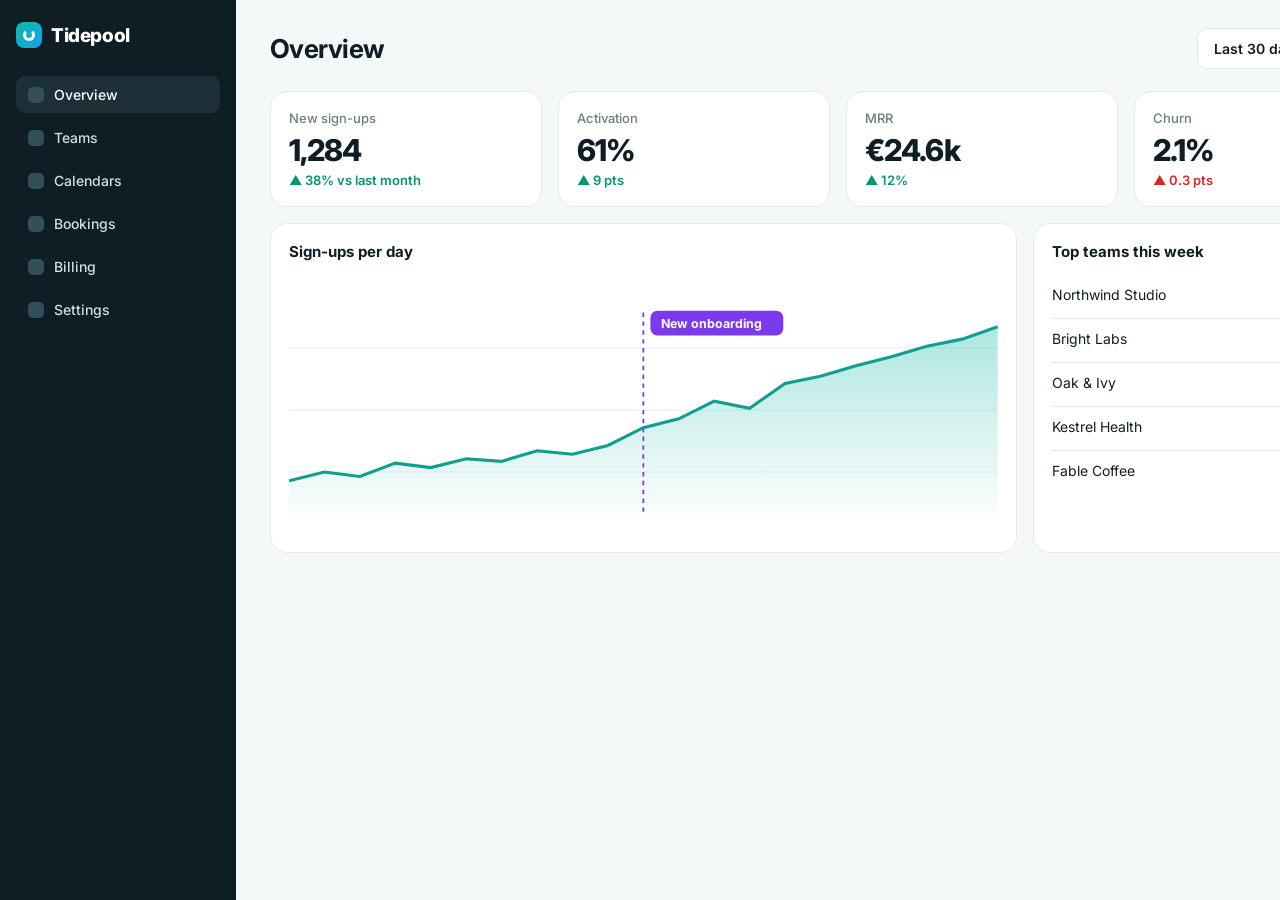
<file: demo/screens.html>
<!doctype html>
<html><head><meta charset="utf-8"><meta name="viewport" content="width=device-width,initial-scale=1">
<link href="https://fonts.googleapis.com/css2?family=Inter:wght@400;500;600;700;800&display=swap" rel="stylesheet">
<style>
*{box-sizing:border-box}body{margin:0;font-family:Inter,system-ui,sans-serif;color:#0f1d24;background:#f5f8f9;-webkit-font-smoothing:antialiased}
.s{display:none}.s.on{display:block}
:root{--t:#0e9f8f;--t2:#0b7d71;--ink:#0f1d24;--mut:#6b7c84;--line:#e3eaec;--card:#fff;--warn:#f59e0b;--red:#ef4444;--vio:#7c3aed}
.logo{display:flex;align-items:center;gap:9px;font-weight:800;font-size:19px;letter-spacing:-.02em}.logo i{width:26px;height:26px;border-radius:8px;background:linear-gradient(135deg,#14b8a6,#0ea5e9);display:block;position:relative}.logo i:after{content:"";position:absolute;inset:7px;border-radius:50%;border:3px solid #fff;border-top-color:transparent}
.btn{display:inline-flex;align-items:center;justify-content:center;border-radius:10px;padding:11px 16px;font-weight:600;background:var(--t);color:#fff;font-size:14px}.btn.ghost{background:#fff;color:var(--ink);border:1px solid var(--line)}
.card{background:var(--card);border:1px solid var(--line);border-radius:16px;padding:18px}
/* desktop dashboard */
#dash{width:1440px;height:900px;display:none}#dash.on{display:flex}
.side{width:236px;background:#0f1d24;color:#cfe0e4;padding:22px 16px;display:flex;flex-direction:column;gap:6px}.side .logo{color:#fff;margin-bottom:22px}
.side a{display:flex;gap:10px;align-items:center;padding:10px 12px;border-radius:9px;font-size:14px;font-weight:500}.side a.on{background:#1d3038;color:#fff}.side a b{width:16px;height:16px;border-radius:5px;background:#33505a}
.main{flex:1;padding:28px 34px;overflow:hidden}.top{display:flex;justify-content:space-between;align-items:center;margin-bottom:22px}.top h1{margin:0;font-size:26px;letter-spacing:-.02em}
.kpis{display:grid;grid-template-columns:repeat(4,1fr);gap:16px;margin-bottom:16px}.kpi .l{font-size:13px;color:var(--mut);font-weight:500}.kpi .v{font-size:30px;font-weight:800;letter-spacing:-.03em;margin:6px 0 4px}.up{color:#059669;font-size:13px;font-weight:600}
.grid2{display:grid;grid-template-columns:2fr 1fr;gap:16px}.chart{height:330px;position:relative}.chart h3,.list h3{margin:0 0 14px;font-size:15px}
.list .r{display:flex;justify-content:space-between;padding:11px 0;border-bottom:1px solid var(--line);font-size:14px}.list .r:last-child{border:0}.pill{font-size:12px;padding:3px 8px;border-radius:99px;background:#e6f7f5;color:var(--t2);font-weight:600}
/* phone */
.phone{width:390px;min-height:844px;background:#fff}
.ph-top{padding:18px 20px 10px;display:flex;justify-content:space-between;align-items:center}
.hero{padding:26px 24px 10px}.hero h1{font-size:38px;line-height:1.03;letter-spacing:-.04em;margin:14px 0 12px}.hero p{color:var(--mut);font-size:16px;line-height:1.5;margin:0 0 22px}
.badge{display:inline-block;font-size:12.5px;font-weight:600;padding:6px 11px;border-radius:99px;background:#e6f7f5;color:var(--t2)}
.mock{margin:22px 20px;border-radius:22px;background:linear-gradient(160deg,#0f1d24,#163640);padding:18px;color:#fff}
.ev{border-radius:12px;padding:10px 12px;margin:8px 0;font-size:13.5px;font-weight:600}.ev small{display:block;font-weight:500;opacity:.75;margin-top:2px}
.feat{padding:8px 24px}.feat h2{font-size:24px;letter-spacing:-.03em;margin:26px 0 8px}.feat p{color:var(--mut);line-height:1.55;margin:0 0 10px}
.quote{margin:20px;border-radius:18px;background:#f5f8f9;padding:20px;font-size:15.5px;line-height:1.5}.quote b{display:block;margin-top:10px;font-size:13px}
.price{margin:12px 20px;border-radius:18px;border:2px solid var(--t);padding:20px}.price .v{font-size:40px;font-weight:800;letter-spacing:-.04em}
/* dark mode bug */
#bug{background:#0b1418;color:#e6eef0;min-height:844px;position:relative}
#bug .sheet{position:absolute;left:0;right:0;bottom:0;background:#14232a;border-radius:22px 22px 0 0;padding:20px;height:520px}
#bug label{display:block;font-size:13px;color:#8aa3ab;margin:14px 0 6px}#bug .in{border-radius:10px;background:#0b1418;border:1px solid #29404a;padding:12px;font-size:15px}
#bug .kb{position:absolute;left:0;right:0;bottom:0;height:290px;background:#2b2f33;display:grid;grid-template-columns:repeat(10,1fr);gap:6px;padding:10px 6px}
#bug .kb i{background:#4a5056;border-radius:6px;height:42px}
#bug .save{position:absolute;right:20px;bottom:262px;background:var(--t);color:#fff;border-radius:10px;padding:12px 22px;font-weight:700;opacity:.9}
#bug .ring{position:absolute;right:6px;bottom:246px;width:150px;height:78px;border:4px solid #ff3b5c;border-radius:50%;transform:rotate(-6deg)}
#bug .note{position:absolute;right:30px;bottom:330px;background:#ff3b5c;color:#fff;font:700 15px 'Comic Sans MS','Chalkboard SE',cursive;padding:6px 10px;border-radius:8px;transform:rotate(-4deg)}
/* checkout */
#checkout{width:1280px;height:800px;background:#f5f8f9;padding:40px 70px}#checkout.on{display:block}
.plans{display:grid;grid-template-columns:repeat(3,1fr);gap:20px;margin-top:30px}.plan{background:#fff;border:1px solid var(--line);border-radius:20px;padding:26px}.plan.hot{border:2px solid var(--t);box-shadow:0 20px 50px rgba(14,159,143,.15)}
.plan h3{margin:0;font-size:18px}.plan .v{font-size:44px;font-weight:800;letter-spacing:-.04em;margin:14px 0 2px}.plan ul{padding:0;list-style:none;margin:18px 0;color:var(--mut);font-size:14px;line-height:2}
.tog{display:inline-flex;background:#fff;border:1px solid var(--line);border-radius:99px;padding:4px;margin-top:16px}.tog span{padding:8px 16px;border-radius:99px;font-size:14px;font-weight:600}.tog span.on{background:var(--ink);color:#fff}
/* settings */
.set .row{display:flex;justify-content:space-between;align-items:center;padding:16px 20px;border-bottom:1px solid var(--line);font-size:15px}.sw{width:46px;height:28px;border-radius:99px;background:var(--t);position:relative}.sw:after{content:"";position:absolute;right:3px;top:3px;width:22px;height:22px;border-radius:50%;background:#fff}.sw.off{background:#d5dfe2}.sw.off:after{right:auto;left:3px}
.set h4{margin:22px 20px 6px;font-size:12px;letter-spacing:.08em;text-transform:uppercase;color:var(--mut)}
.cal{display:flex;gap:12px;align-items:center}.cal b{width:34px;height:34px;border-radius:9px;display:grid;place-items:center;color:#fff;font-size:14px}
/* email */
#email{width:600px;min-height:900px;background:#eef3f4;padding:30px}.mail{background:#fff;border-radius:18px;overflow:hidden}.mail .bn{height:200px;background:linear-gradient(135deg,#14b8a6,#0ea5e9);display:grid;place-items:center;color:#fff;font-size:34px;font-weight:800;letter-spacing:-.03em;text-align:center;line-height:1.1}
.mail .bd{padding:30px;font-size:16px;line-height:1.6;color:#33454c}.mail h2{color:var(--ink);font-size:24px;letter-spacing:-.02em;margin:0 0 12px}
.hl{background:#fff4c2;border-radius:4px;padding:0 3px}

/* new screens */
.flag{display:inline-block;font-size:12px;font-weight:700;padding:3px 8px;border-radius:6px}
#tz .conf{margin:20px;border:1px solid var(--line);border-radius:18px;overflow:hidden}
#tz .conf .hd{background:#e6f7f5;padding:18px 20px}#tz .conf .hd b{font-size:20px;letter-spacing:-.02em}
#tz .row2{display:flex;justify-content:space-between;padding:14px 20px;border-top:1px solid var(--line);font-size:15px}
#tz .bad{color:var(--red);font-weight:800}#tz .ring2{position:absolute;border:4px solid #ff3b5c;border-radius:50%}
#tz .note2{position:absolute;background:#ff3b5c;color:#fff;font:700 15px 'Comic Sans MS','Chalkboard SE',cursive;padding:6px 10px;border-radius:8px;transform:rotate(-3deg)}
#churn{width:1280px;height:520px;padding:36px 48px;background:#f5f8f9}#churn.on{display:block}
#churn .cols{display:grid;grid-template-columns:1.1fr 1fr;gap:22px;margin-top:22px}
.q{background:#fff;border:1px solid var(--line);border-radius:14px;padding:14px 16px;margin-bottom:12px;font-size:14.5px;line-height:1.5}.q b{display:block;font-size:12.5px;color:var(--mut);margin-top:6px}
.hb{display:flex;align-items:center;gap:12px;margin:14px 0;font-size:14px;font-weight:600}.hb i{display:block;height:30px;border-radius:8px;background:var(--t)}.hb span{width:150px}
#ci,#cipass{width:1280px;height:600px;padding:30px 40px;background:#fff}#ci.on,#cipass.on{display:block}
.run{display:flex;align-items:center;gap:14px;padding:14px 4px;border-bottom:1px solid var(--line);font-size:14.5px}
.run .st{width:22px;height:22px;border-radius:50%;display:grid;place-items:center;color:#fff;font-size:13px;font-weight:800}.st.f{background:#dc2626}.st.p{background:#16a34a}
.run small{color:var(--mut);margin-left:auto}.run code{font-size:13px;background:#f1f5f6;padding:2px 6px;border-radius:5px}
#fixed{background:#0b1418;color:#e6eef0;min-height:844px;position:relative}
#fixed .sheet{position:absolute;left:0;right:0;bottom:290px;background:#14232a;border-radius:22px 22px 0 0;padding:20px;height:300px}
#fixed label{display:block;font-size:13px;color:#8aa3ab;margin:12px 0 6px}#fixed .in{border-radius:10px;background:#0b1418;border:1px solid #29404a;padding:12px;font-size:15px}
#fixed .bar2{position:absolute;left:0;right:0;bottom:290px;padding:10px 16px;background:#14232a;border-top:1px solid #29404a;display:flex;justify-content:flex-end}
#fixed .save{background:var(--t);color:#fff;border-radius:10px;padding:12px 22px;font-weight:700}
#fixed .kb{position:absolute;left:0;right:0;bottom:0;height:290px;background:#2b2f33;display:grid;grid-template-columns:repeat(10,1fr);gap:6px;padding:10px 6px}#fixed .kb i{background:#4a5056;border-radius:6px;height:42px}
#fixed .ok{position:absolute;right:24px;bottom:356px;background:#16a34a;color:#fff;font:700 15px 'Comic Sans MS','Chalkboard SE',cursive;padding:6px 10px;border-radius:8px;transform:rotate(-3deg)}
/* motion for recorded clips (?play=1) */
.play #bug .kb{animation:kbup .7s 1s cubic-bezier(.2,.9,.3,1) both}.play #bug .ring,.play #bug .note{animation:fadein .4s 2.2s both}
.play #fixed .kb{animation:kbup .7s 1s cubic-bezier(.2,.9,.3,1) both}.play #fixed .bar2,.play #fixed .sheet{animation:liftup .7s 1s cubic-bezier(.2,.9,.3,1) both}.play #fixed .ok{animation:fadein .4s 2.2s both}
@keyframes kbup{from{transform:translateY(100%)}}@keyframes liftup{from{transform:translateY(290px)}}@keyframes fadein{from{opacity:0;transform:scale(.6) rotate(-3deg)}}
.play #dash .kpi{animation:fadein2 .5s both}.play #dash .kpi:nth-child(2){animation-delay:.15s}.play #dash .kpi:nth-child(3){animation-delay:.3s}.play #dash .kpi:nth-child(4){animation-delay:.45s}
.play #dash path[stroke]{stroke-dasharray:1200;animation:draw 2.4s .6s ease-out both}.play #dash path[fill^=url]{animation:fadein2 1s 2s both}
@keyframes draw{from{stroke-dashoffset:1200}}@keyframes fadein2{from{opacity:0;transform:translateY(10px)}}
.play #churn .hb i{animation:grow .8s cubic-bezier(.2,.9,.3,1) both;transform-origin:left}.play #churn .hb:nth-child(3) i{animation-delay:.2s}.play #churn .hb:nth-child(4) i{animation-delay:.4s}.play #churn .hb:nth-child(5) i{animation-delay:.6s}
.play #churn .q{animation:fadein2 .5s both}.play #churn .q:nth-child(2){animation-delay:1s}.play #churn .q:nth-child(3){animation-delay:1.6s}.play #churn .q:nth-child(4){animation-delay:2.2s}
@keyframes grow{from{transform:scaleX(0)}}
.play #ci .run{animation:fadein2 .4s both}.play #ci .run:nth-child(3){animation-delay:.5s}.play #ci .run:nth-child(4){animation-delay:1s}.play #ci .run:nth-child(5){animation-delay:1.5s}.play #ci .run:nth-child(6){animation-delay:2s}.play #ci .run:nth-child(7){animation-delay:2.5s}
</style></head><body>

<section class="s" id="dash">
  <nav class="side"><div class="logo"><i></i>Tidepool</div>
    <a class="on"><b></b>Overview</a><a><b></b>Teams</a><a><b></b>Calendars</a><a><b></b>Bookings</a><a><b></b>Billing</a><a><b></b>Settings</a></nav>
  <div class="main">
    <div class="top"><h1>Overview</h1><div style="display:flex;gap:10px"><span class="btn ghost">Last 30 days</span><span class="btn">Export</span></div></div>
    <div class="kpis">
      <div class="card kpi"><div class="l">New sign-ups</div><div class="v">1,284</div><div class="up">▲ 38% vs last month</div></div>
      <div class="card kpi"><div class="l">Activation</div><div class="v">61%</div><div class="up">▲ 9 pts</div></div>
      <div class="card kpi"><div class="l">MRR</div><div class="v">€24.6k</div><div class="up">▲ 12%</div></div>
      <div class="card kpi"><div class="l">Churn</div><div class="v">2.1%</div><div class="up" style="color:#dc2626">▲ 0.3 pts</div></div>
    </div>
    <div class="grid2">
      <div class="card chart"><h3>Sign-ups per day</h3>
        <svg viewBox="0 0 800 260" width="100%" height="270"><defs><linearGradient id="g" x1="0" x2="0" y1="0" y2="1"><stop offset="0" stop-color="#14b8a6" stop-opacity=".35"/><stop offset="1" stop-color="#14b8a6" stop-opacity="0"/></linearGradient></defs>
        <g stroke="#e3eaec"><line x1="0" x2="800" y1="60" y2="60"/><line x1="0" x2="800" y1="130" y2="130"/><line x1="0" x2="800" y1="200" y2="200"/></g>
        <path d="M0 210 L40 200 L80 205 L120 190 L160 195 L200 185 L240 188 L280 176 L320 180 L360 170 L400 150 L440 140 L480 120 L520 128 L560 100 L600 92 L640 80 L680 70 L720 58 L760 50 L800 36 L800 260 L0 260Z" fill="url(#g)"/>
        <path d="M0 210 L40 200 L80 205 L120 190 L160 195 L200 185 L240 188 L280 176 L320 180 L360 170 L400 150 L440 140 L480 120 L520 128 L560 100 L600 92 L640 80 L680 70 L720 58 L760 50 L800 36" fill="none" stroke="#0e9f8f" stroke-width="3.5"/>
        <line x1="400" x2="400" y1="20" y2="250" stroke="#7c3aed" stroke-dasharray="5 5" stroke-width="2"/><rect x="408" y="18" width="150" height="28" rx="8" fill="#7c3aed"/><text x="420" y="37" fill="#fff" font-size="14" font-weight="700" font-family="Inter">New onboarding</text></svg></div>
      <div class="card list"><h3>Top teams this week</h3>
        <div class="r">Northwind Studio <span class="pill">+42 seats</span></div><div class="r">Bright Labs <span class="pill">+18 seats</span></div><div class="r">Oak &amp; Ivy <span class="pill">+11 seats</span></div><div class="r">Kestrel Health <span class="pill">+9 seats</span></div><div class="r">Fable Coffee <span class="pill">+6 seats</span></div></div>
    </div>
  </div>
</section>

<section class="s phone" id="landing">
  <div class="ph-top"><div class="logo"><i></i>Tidepool</div><span class="btn" style="padding:9px 14px">Try free</span></div>
  <div class="hero"><span class="badge">✨ New: two-way Google sync</span><h1>Your team's week, finally in one calm place.</h1><p>Tidepool finds the time that works for everyone, protects focus blocks and books meetings without the back-and-forth.</p><span class="btn" style="width:100%;padding:16px;font-size:16px">Start free — no card</span></div>
  <div class="mock"><div style="font-size:13px;opacity:.7;margin-bottom:6px">Thursday · 14 Nov</div>
    <div class="ev" style="background:#14b8a6">Design review<small>10:00 – 10:45 · 6 people</small></div>
    <div class="ev" style="background:#7c3aed">Focus block 🎧<small>11:00 – 13:00 · protected</small></div>
    <div class="ev" style="background:#0ea5e9">Lunch with Maya<small>13:15 – 14:00</small></div>
    <div class="ev" style="background:#f59e0b;color:#1f1300">Customer call — Northwind<small>15:30 – 16:00 · booked via link</small></div></div>
  <div class="feat"><h2>Finds the slot in seconds</h2><p>Drop a link in any chat. Tidepool reads everyone's calendars and offers only the times that actually work.</p>
    <h2>Guards your focus</h2><p>Mark deep-work hours once. Meetings flow around them, automatically.</p></div>
  <div class="quote">“We cut scheduling emails to zero in the first week. It just quietly works.”<b>Lena Park · Ops lead, Northwind Studio</b></div>
  <div class="price"><div style="font-weight:700">Team</div><div class="v">€8<span style="font-size:16px;color:var(--mut);font-weight:500"> /seat/month</span></div><p style="color:var(--mut);margin:6px 0 16px">Unlimited booking links, Google + Outlook sync, focus guard.</p><span class="btn" style="width:100%">Start 14-day trial</span></div>
  <div style="padding:30px 24px;color:var(--mut);font-size:13px">© Tidepool · Privacy · Terms</div>
</section>

<section class="s phone" id="bug">
  <div class="ph-top" style="color:#fff"><span style="font-size:22px">‹</span><b>New booking link</b><span></span></div>
  <div style="padding:10px 20px;color:#8aa3ab;font-size:14px">Dark mode · iPhone 15</div>
  <div class="sheet"><b style="font-size:18px">Link details</b>
    <label>Name</label><div class="in">Intro call — 30 min</div>
    <label>Who can book</label><div class="in">Anyone with the link</div>
    <label>Buffer between meetings</label><div class="in">10 minutes|</div>
  </div>
  <span class="save">Save</span><div class="kb"></div><div class="ring"></div><div class="note">hidden behind keyboard!</div>
</section>

<section class="s" id="checkout">
  <div class="logo"><i></i>Tidepool</div>
  <h1 style="font-size:40px;letter-spacing:-.04em;margin:26px 0 0">Pick the plan for your team</h1>
  <div class="tog"><span>Monthly</span><span class="on">Yearly · 2 months free</span></div>
  <div class="plans">
    <div class="plan"><h3>Solo</h3><div class="v">€0</div><div style="color:var(--mut)">forever</div><ul><li>1 calendar</li><li>3 booking links</li><li>Email support</li></ul><span class="btn ghost" style="width:100%">Current plan</span></div>
    <div class="plan hot"><h3>Team <span class="pill" style="margin-left:6px">Most popular</span></h3><div class="v">€80</div><div style="color:var(--mut)">per seat / year</div><ul><li>Unlimited booking links</li><li>Google + Outlook two-way sync</li><li>Focus guard</li><li>Round-robin scheduling</li></ul><span class="btn" style="width:100%">Upgrade</span></div>
    <div class="plan"><h3>Business</h3><div class="v">€160</div><div style="color:var(--mut)">per seat / year</div><ul><li>Everything in Team</li><li>SSO + SCIM</li><li>Audit log</li><li>Priority support</li></ul><span class="btn ghost" style="width:100%">Talk to us</span></div>
  </div>
</section>

<section class="s phone set" id="settings">
  <div class="ph-top"><span style="font-size:22px">‹</span><b>Calendar sync</b><span style="color:var(--t);font-weight:600">Done</span></div>
  <h4>Connected</h4>
  <div class="row"><div class="cal"><b style="background:#ea4335">G</b><div>Google Calendar<div style="font-size:13px;color:var(--mut)">lena@northwind.studio</div></div></div><div class="sw"></div></div>
  <div class="row"><div class="cal"><b style="background:#0078d4">O</b><div>Outlook<div style="font-size:13px;color:var(--mut)">Not connected</div></div></div><span style="color:var(--t);font-weight:600">Connect</span></div>
  <h4>Two-way sync <span class="pill" style="text-transform:none;letter-spacing:0">New</span></h4>
  <div class="row">Write Tidepool bookings to Google<div class="sw"></div></div>
  <div class="row">Show Google events as busy<div class="sw"></div></div>
  <div class="row">Copy event descriptions<div class="sw off"></div></div>
  <h4>Sync status</h4>
  <div class="row">Last synced<span style="color:var(--mut)">12 seconds ago</span></div>
  <div class="row">Events in sync<span style="color:#059669;font-weight:700">1,942 ✓</span></div>
  <div style="padding:22px 20px"><span class="btn ghost" style="width:100%;color:#dc2626">Disconnect Google</span></div>
</section>

<section class="s" id="email"><div class="mail"><div class="bn">Your calendar just<br>got a lot calmer 🌊</div>
  <div class="bd"><h2>Hi {{first_name}},</h2>
  <p>Tidepool now syncs <b>both ways</b> with Google Calendar. Book a meeting in Tidepool and it lands in Google instantly — and the other way round.</p>
  <p>Teams who switched on two-way sync during the beta <span class="hl">cut double-bookings by 94%</span>.</p>
  <p style="margin:26px 0"><span class="btn" style="padding:14px 22px;font-size:16px">Turn on two-way sync →</span></p>
  <p style="font-size:14px;color:#8a9aa0">Sent to 4,812 people on Friday 28 Nov, 9:00 CET · Unsubscribe</p></div></div></section>


<section class="s phone" id="tz">
  <div class="ph-top"><span style="font-size:22px">‹</span><b>Booking confirmed</b><span></span></div>
  <div class="conf"><div class="hd"><span class="flag" style="background:#0e9f8f;color:#fff">Confirmed</span><br><b>Quarterly review · Northwind</b><div style="color:var(--mut);margin-top:4px">Booked by Lena Park</div></div>
    <div class="row2">Lena (Lisbon)<b>Thu 14:00</b></div>
    <div class="row2">Jonas (Berlin)<span class="bad">Thu 16:00</span></div>
    <div class="row2">Should be (Berlin)<b style="color:#16a34a">Thu 15:00</b></div>
    <div class="row2">Duration<b>45 min</b></div></div>
  <div style="margin:0 20px;padding:14px 16px;border-radius:14px;background:#fff4e5;color:#92400e;font-size:14px;line-height:1.5"><b>2 customer reports</b> since clocks changed on 26 Oct. Lisbon is UTC+0, Berlin UTC+1.</div>
  <div class="ring2" style="left:236px;top:226px;width:130px;height:58px;transform:rotate(-5deg)"></div>
  <div class="note2" style="left:236px;top:142px">1 hour off!</div>
</section>

<section class="s" id="churn">
  <div class="logo"><i></i>Tidepool</div>
  <h1 style="font-size:32px;letter-spacing:-.03em;margin:22px 0 0">Churn interviews · November <span class="pill" style="font-size:14px;vertical-align:middle">9 teams</span></h1>
  <div class="cols">
    <div><div class="q">“We live in Outlook. Without two-way sync we were double-booked twice a week.”<b>Ops lead · Oak &amp; Ivy</b></div>
      <div class="q">“Half our team works two days a week. Paying a full seat for them felt wrong.”<b>Founder · Bright Labs</b></div>
      <div class="q">“Sales needed round-robin. We moved everyone to one tool that had it.”<b>Head of Sales · Kestrel Health</b></div></div>
    <div class="card"><h3 style="margin:0 0 6px;font-size:16px">Why they left</h3>
      <div class="hb"><span>No Outlook sync</span><i style="width:250px"></i>5</div>
      <div class="hb"><span>Price for part-timers</span><i style="width:150px;background:#f59e0b"></i>3</div>
      <div class="hb"><span>No round-robin</span><i style="width:100px;background:#7c3aed"></i>2</div>
      <div class="hb"><span>Other</span><i style="width:50px;background:#94a3b8"></i>1</div></div>
  </div>
</section>

<section class="s" id="ci">
  <div style="display:flex;align-items:center;gap:12px"><div class="logo"><i></i>tidepool/app</div><span class="flag" style="background:#fee2e2;color:#b91c1c">main is failing</span></div>
  <h2 style="margin:22px 0 8px;font-size:22px">CI · last runs on main</h2>
  <div class="run"><span class="st f">✕</span><b>e2e</b> <code>checkout.spec.ts</code> timed out after 30 s<small>12 min ago</small></div>
  <div class="run"><span class="st p">✓</span><b>e2e</b> retry passed<small>14 min ago</small></div>
  <div class="run"><span class="st f">✕</span><b>e2e</b> <code>checkout.spec.ts</code> timed out after 30 s<small>41 min ago</small></div>
  <div class="run"><span class="st p">✓</span><b>unit</b> 214 passed<small>41 min ago</small></div>
  <div class="run"><span class="st f">✕</span><b>e2e</b> <code>checkout.spec.ts</code> waiting for “Payment succeeded”<small>1 h ago</small></div>
  <div class="run"><span class="st p">✓</span><b>lint</b> clean<small>1 h ago</small></div>
  <div style="margin-top:22px;padding:14px 16px;border-radius:12px;background:#f5f8f9;font-size:14.5px"><b>4 pull requests</b> are blocked: #418 pricing, #412 two-way sync, #419 i18n, #420 onboarding copy</div>
</section>

<section class="s phone" id="fixed">
  <div class="ph-top" style="color:#fff"><span style="font-size:22px">‹</span><b>New booking link</b><span></span></div>
  <div style="padding:10px 20px;color:#8aa3ab;font-size:14px">Dark mode · iPhone 15 · after the fix</div>
  <div class="sheet"><b style="font-size:18px">Link details</b><label>Name</label><div class="in">Intro call — 30 min</div><label>Buffer between meetings</label><div class="in">10 minutes|</div></div>
  <div class="bar2"><span class="save">Save</span></div><div class="kb"></div><div class="ok">Save stays above the keys</div>
</section>

<section class="s" id="cipass">
  <div style="display:flex;align-items:center;gap:12px"><div class="logo"><i></i>tidepool/app</div><span class="flag" style="background:#dcfce7;color:#166534">main is green</span></div>
  <h2 style="margin:22px 0 8px;font-size:22px">PR #421 · wait for the payment event, not 5 seconds</h2>
  <div class="run"><span class="st p">✓</span><b>e2e</b> <code>checkout.spec.ts</code> run 50 of 50<small>just now</small></div>
  <div class="run"><span class="st p">✓</span><b>e2e</b> full suite 38 passed<small>2 min ago</small></div>
  <div class="run"><span class="st p">✓</span><b>unit</b> 216 passed<small>3 min ago</small></div>
  <div class="run"><span class="st p">✓</span><b>lint</b> clean<small>3 min ago</small></div>
  <div style="margin-top:22px;padding:14px 16px;border-radius:12px;background:#f0fdf4;font-size:14.5px"><b>0 of 50</b> runs flaked, down from about 1 in 3</div>
</section>

<script>
const s = new URLSearchParams(location.search).get('s') || 'dash';
document.getElementById(s).classList.add('on');
if (new URLSearchParams(location.search).get('play')) document.body.classList.add('play');
document.querySelectorAll('.kb').forEach(k => k.innerHTML = '<i></i>'.repeat(30));
</script>
</body></html>
</file>
